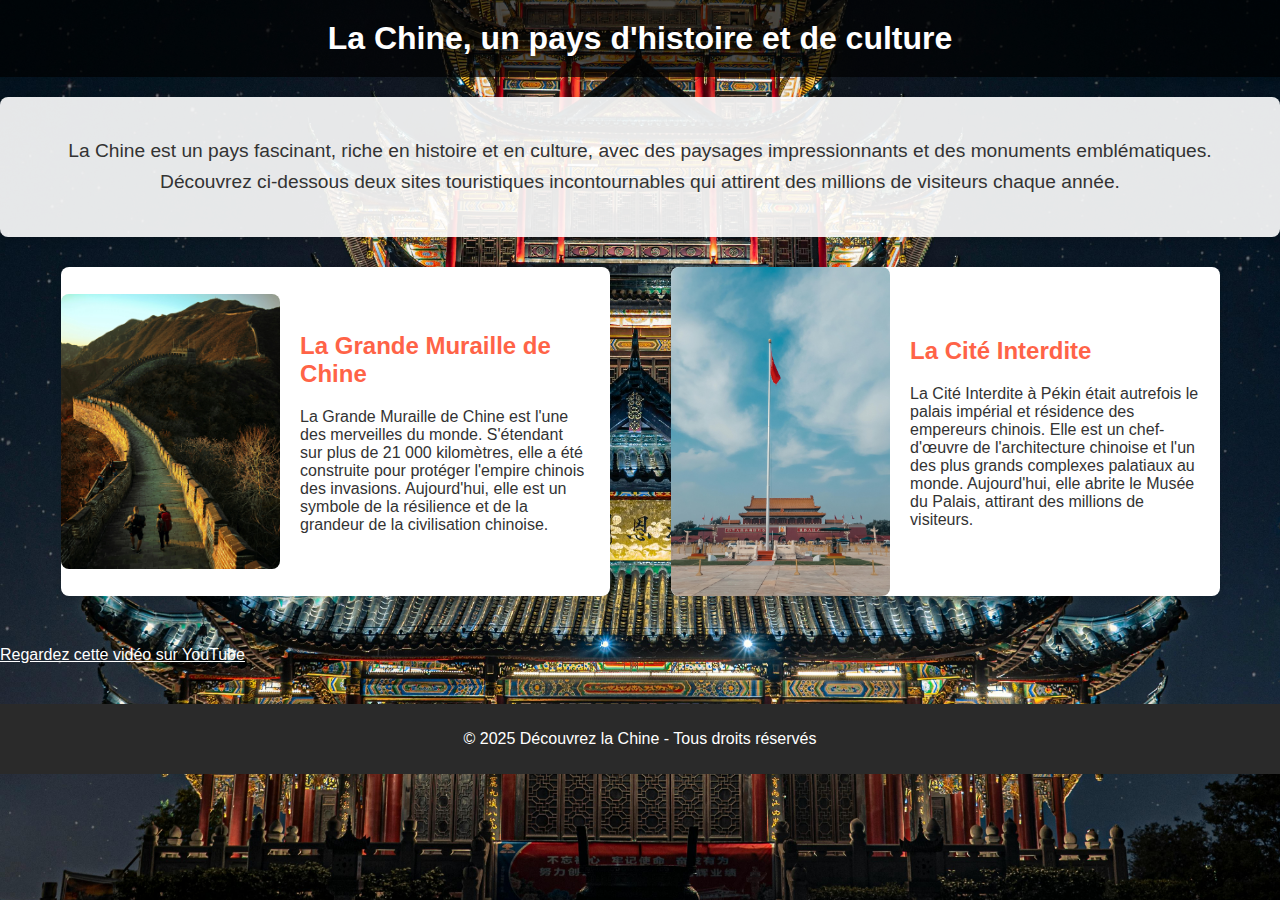
<file: Chine.html>
<!DOCTYPE html>
<html lang="fr">
<head>
    <meta charset="UTF-8">
    <meta name="viewport" content="width=device-width, initial-scale=1.0">
    <title>La Chine - Un voyage au cœur de l'Empire du Milieu</title>
    <link rel="stylesheet" href="chine.css">
</head>
<body>
    <header>
        <h1>La Chine, un pays d'histoire et de culture</h1>
    </header>

    <section class="intro">
        <p>La Chine est un pays fascinant, riche en histoire et en culture, avec des paysages impressionnants et des monuments emblématiques. Découvrez ci-dessous deux sites touristiques incontournables qui attirent des millions de visiteurs chaque année.</p>
    </section>

    <section class="sites">
        <div class="site">
            <img src="images/pexels-artem-korsakov-132129914-10952316.jpg" alt="Grande Muraille de Chine" class="image">
            <div class="description">
                <h2>La Grande Muraille de Chine</h2>
                <p>La Grande Muraille de Chine est l'une des merveilles du monde. S'étendant sur plus de 21 000 kilomètres, elle a été construite pour protéger l'empire chinois des invasions. Aujourd'hui, elle est un symbole de la résilience et de la grandeur de la civilisation chinoise.</p>
            </div>
        </div>

        <div class="site">
            <img src="images/pexels-zhangkaiyv-9754040.jpg" alt="Cité interdite" class="image">
            <div class="description">
                <h2>La Cité Interdite</h2>
                <p>La Cité Interdite à Pékin était autrefois le palais impérial et résidence des empereurs chinois. Elle est un chef-d'œuvre de l'architecture chinoise et l'un des plus grands complexes palatiaux au monde. Aujourd'hui, elle abrite le Musée du Palais, attirant des millions de visiteurs.</p>
            </div>
        </div>
    </section>
    <a href="https://youtu.be/POJxTyNq0Ok?feature=shared" target="_blank">Regardez cette vidéo sur YouTube</a>


    <footer>
        <p>© 2025 Découvrez la Chine - Tous droits réservés</p>
    </footer>
</body>
</html>
</file>
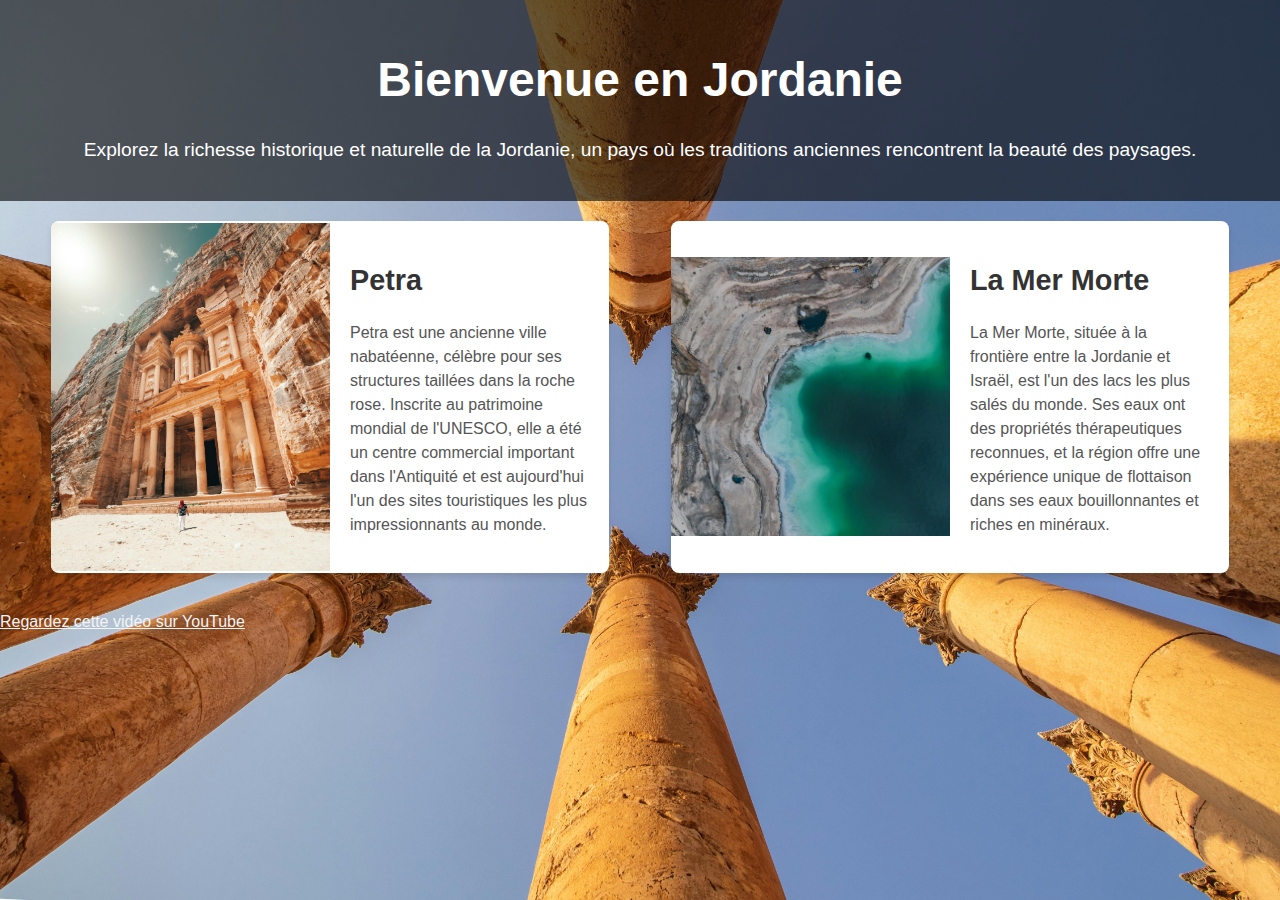
<file: Jordanie.html>
<!DOCTYPE html>
<html lang="fr">
<head>
    <meta charset="UTF-8">
    <meta name="viewport" content="width=device-width, initial-scale=1.0">
    <title>Visitez la Jordanie</title>
    <link rel="stylesheet" href="jordanie.css">
</head>
<body>
    <header>
        <h1>Bienvenue en Jordanie</h1>
        <p>Explorez la richesse historique et naturelle de la Jordanie, un pays où les traditions anciennes rencontrent la beauté des paysages.</p>
    </header>

    <section class="tourist-sites">
        <div class="site">
            <img src="images/pexels-spencer-4388165.jpg" alt="Petra">
            <div class="text">
                <h2>Petra</h2>
                <p>Petra est une ancienne ville nabatéenne, célèbre pour ses structures taillées dans la roche rose. Inscrite au patrimoine mondial de l'UNESCO, elle a été un centre commercial important dans l'Antiquité et est aujourd'hui l'un des sites touristiques les plus impressionnants au monde.</p>
            </div>
        </div>

        <div class="site">
            <img src="images/pexels-samir-smier-314916757-30129079.jpg" alt="Mer Morte">
            <div class="text">
                <h2>La Mer Morte</h2>
                <p>La Mer Morte, située à la frontière entre la Jordanie et Israël, est l'un des lacs les plus salés du monde. Ses eaux ont des propriétés thérapeutiques reconnues, et la région offre une expérience unique de flottaison dans ses eaux bouillonnantes et riches en minéraux.</p>
            </div>
        </div>
    </section>
    <a href="https://youtu.be/nr_EJjru6Oc?feature=shared" target="_blank">Regardez cette vidéo sur YouTube</a>
</body>
</html>
</file>
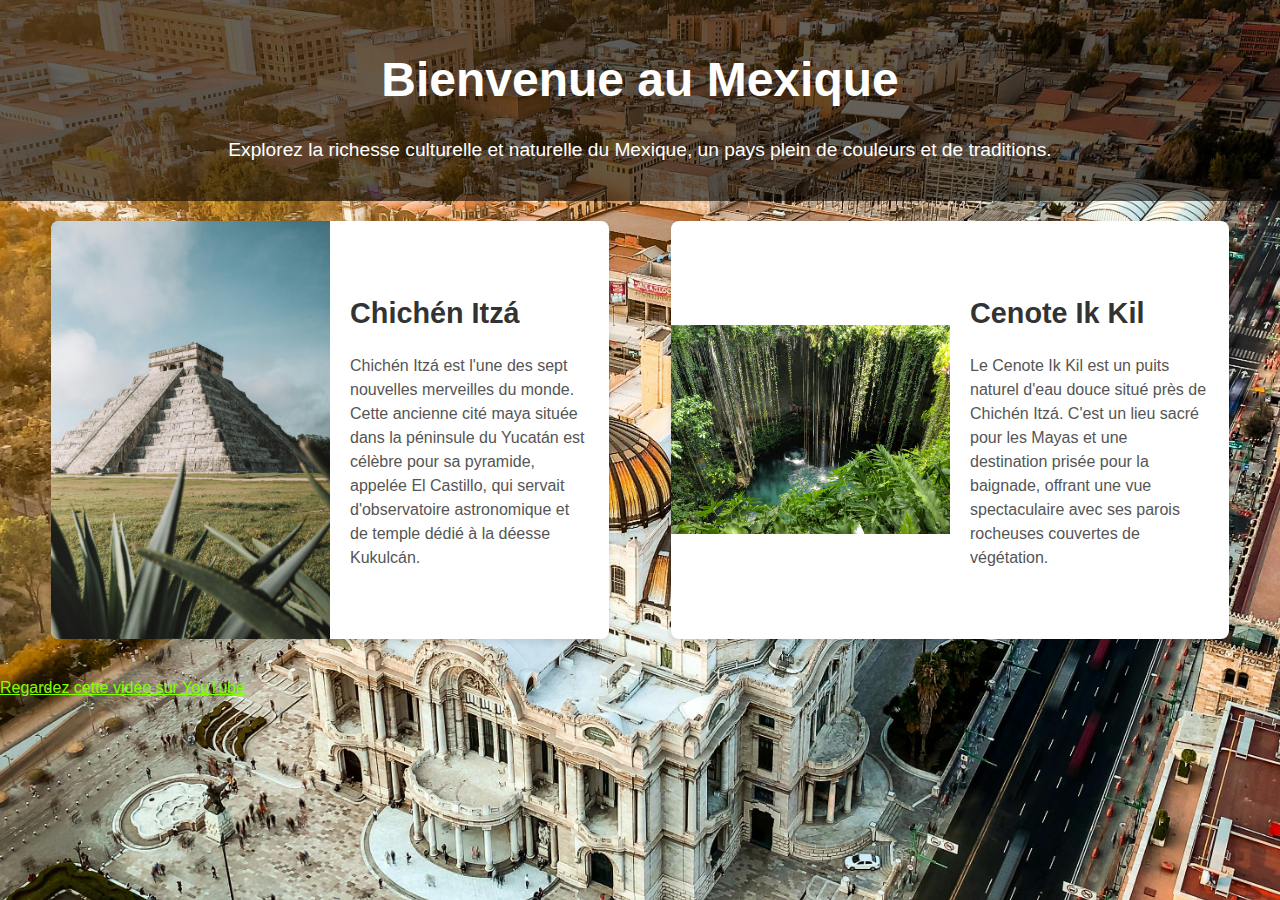
<file: Mexique.html>
<!DOCTYPE html>
<html lang="fr">
<head>
    <meta charset="UTF-8">
    <meta name="viewport" content="width=device-width, initial-scale=1.0">
    <title>Visitez le Mexique</title>
    <link rel="stylesheet" href="mexique.css">
</head>
<body>
    <header>
        <h1>Bienvenue au Mexique</h1>
        <p>Explorez la richesse culturelle et naturelle du Mexique, un pays plein de couleurs et de traditions.</p>
    </header>

    <section class="tourist-sites">
        <div class="site">
            <img src="images/pexels-alexazabache-3290068.jpg" alt="Chichén Itzá">
            <div class="text">
                <h2>Chichén Itzá</h2>
                <p>Chichén Itzá est l'une des sept nouvelles merveilles du monde. Cette ancienne cité maya située dans la péninsule du Yucatán est célèbre pour sa pyramide, appelée El Castillo, qui servait d'observatoire astronomique et de temple dédié à la déesse Kukulcán.</p>
            </div>
        </div>

        <div class="site">
            <img src="images/pexels-frankrojas-29438748.jpg" alt="Cenote Ik Kil">
            <div class="text">
                <h2>Cenote Ik Kil</h2>
                <p>Le Cenote Ik Kil est un puits naturel d'eau douce situé près de Chichén Itzá. C'est un lieu sacré pour les Mayas et une destination prisée pour la baignade, offrant une vue spectaculaire avec ses parois rocheuses couvertes de végétation.</p>
            </div>
        </div>
    </section>
    <a href="https://youtu.be/j2g0AQ8s6ao?feature=shared" target="_blank">Regardez cette vidéo sur YouTube</a>
</body>
</html>
</file>
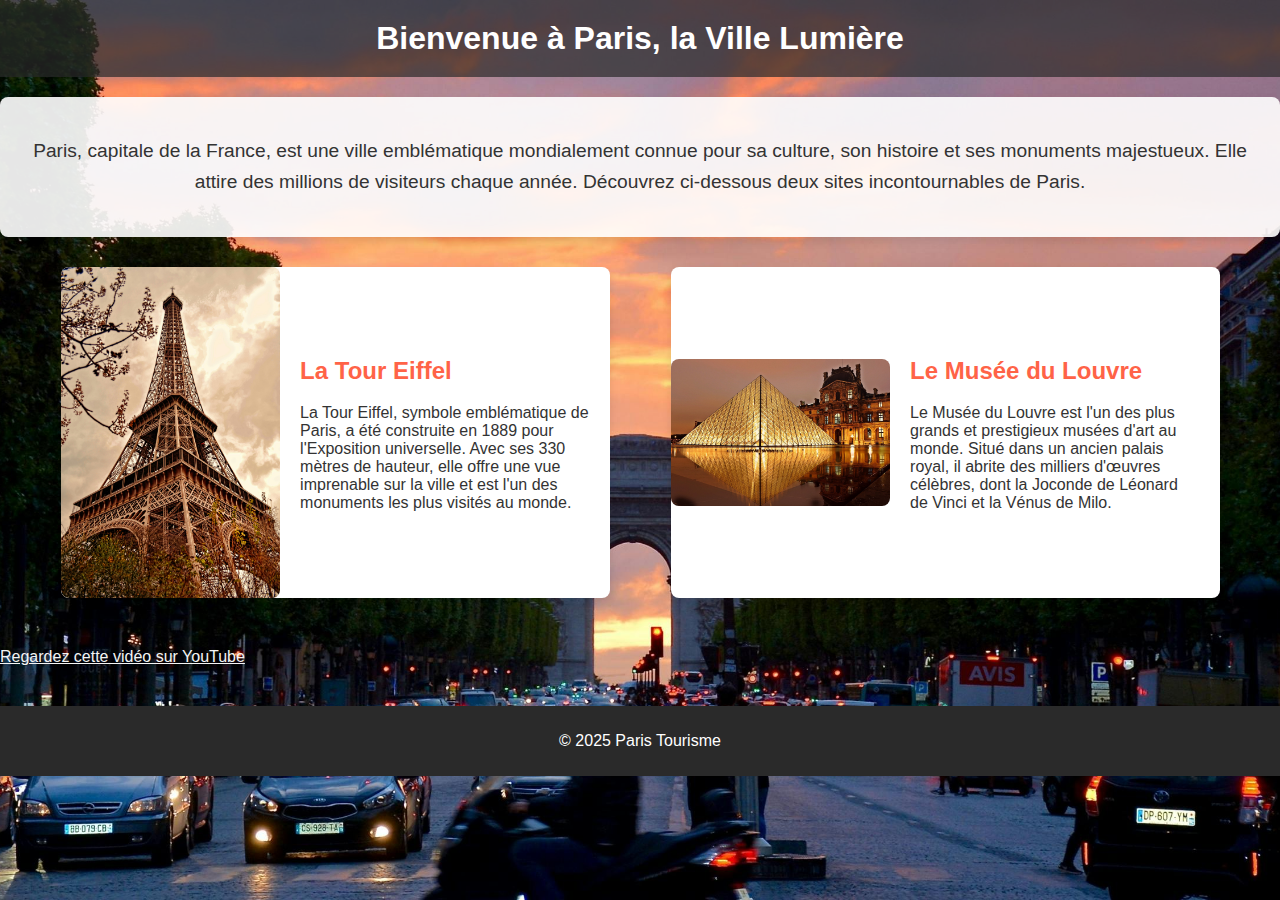
<file: Paris.html>
<!DOCTYPE html>
<html lang="fr">
<head>
    <meta charset="UTF-8">
    <meta name="viewport" content="width=device-width, initial-scale=1.0">
    <title>Paris - Ville Lumière</title>
    <link rel="stylesheet" href="paris.css">
</head>
<body>
    <header>
        <h1>Bienvenue à Paris, la Ville Lumière</h1>
    </header>

    <section class="intro">
        <p>Paris, capitale de la France, est une ville emblématique mondialement connue pour sa culture, son histoire et ses monuments majestueux. Elle attire des millions de visiteurs chaque année. Découvrez ci-dessous deux sites incontournables de Paris.</p>
    </section>

    <section class="sites">
        <div class="site">
            <img src="images/pexels-diana-westberg-114595-352519.jpg" alt="Tour Eiffel" class="image">
            <div class="description">
                <h2>La Tour Eiffel</h2>
                <p>La Tour Eiffel, symbole emblématique de Paris, a été construite en 1889 pour l'Exposition universelle. Avec ses 330 mètres de hauteur, elle offre une vue imprenable sur la ville et est l'un des monuments les plus visités au monde.</p>
            </div>
        </div>

        <div class="site">
            <img src="images/img2.jpg" alt="Musée du Louvre" class="image">
            <div class="description">
                <h2>Le Musée du Louvre</h2>
                <p>Le Musée du Louvre est l'un des plus grands et prestigieux musées d'art au monde. Situé dans un ancien palais royal, il abrite des milliers d'œuvres célèbres, dont la Joconde de Léonard de Vinci et la Vénus de Milo.</p>
            </div>
        </div>
    </section>
    <a href="https://youtu.be/Y8m-OMNPh7o?feature=shared" target="_blank">Regardez cette vidéo sur YouTube</a>

    <footer>
        <p>© 2025 Paris Tourisme</p>
    </footer>
    
</body>
</html>
</file>
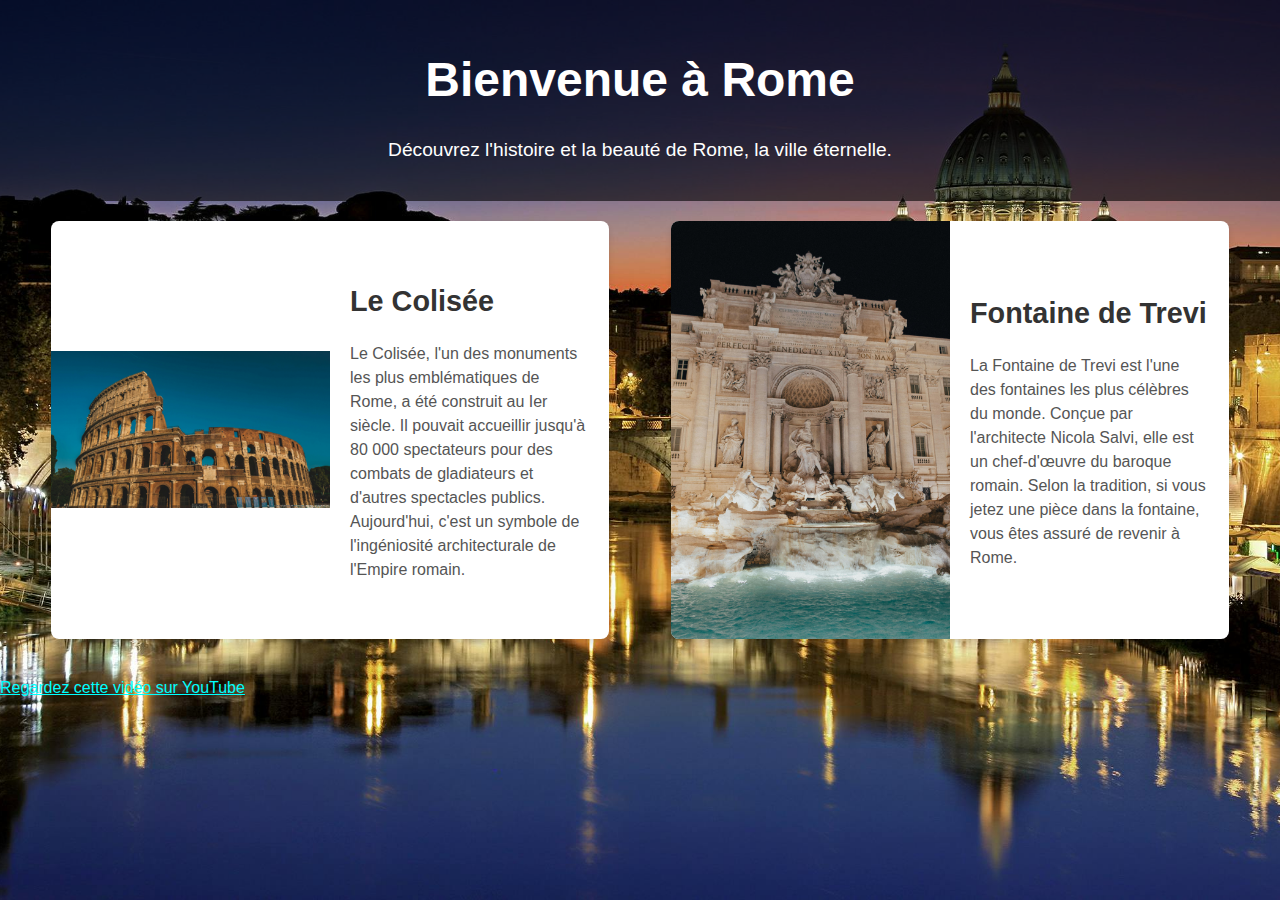
<file: Rome.html>
<!DOCTYPE html>
<html lang="fr">
<head>
    <meta charset="UTF-8">
    <meta name="viewport" content="width=device-width, initial-scale=1.0">
    <title>Visitez Rome</title>
    <link rel="stylesheet" href="rome.css">
</head>
<body>
    <header>
        <h1>Bienvenue à Rome</h1>
        <p>Découvrez l'histoire et la beauté de Rome, la ville éternelle.</p>
    </header>

    <section class="tourist-sites">
        <div class="site">
            <img src="images/pexels-chaitaastic-1797161.jpg" alt="Le Colisée">
            <div class="text">
                <h2>Le Colisée</h2>
                <p>Le Colisée, l'un des monuments les plus emblématiques de Rome, a été construit au Ier siècle. Il pouvait accueillir jusqu'à 80 000 spectateurs pour des combats de gladiateurs et d'autres spectacles publics. Aujourd'hui, c'est un symbole de l'ingéniosité architecturale de l'Empire romain.</p>
            </div>
        </div>

        <div class="site">
            <img src="images/pexels-maxavans-5067087.jpg" alt="Fontaine de Trevi">
            <div class="text">
                <h2>Fontaine de Trevi</h2>
                <p>La Fontaine de Trevi est l'une des fontaines les plus célèbres du monde. Conçue par l'architecte Nicola Salvi, elle est un chef-d'œuvre du baroque romain. Selon la tradition, si vous jetez une pièce dans la fontaine, vous êtes assuré de revenir à Rome.</p>
            </div>
        </div>
    </section>
    <a href="https://youtu.be/f8vdK3driEY?feature=shared" target="_blank">Regardez cette vidéo sur YouTube</a>
</body>
</html>
</file>
<file: chine.css>
body {
    font-family: Arial, sans-serif;
    margin: 0;
    padding: 0;
    background-color: #f4f4f4;
    color: #333;
    background-image: url('images/pexels-ruiyang-zhang-915467-3204950.jpg'); 
    background-size: cover;
    background-position: center center;
    background-attachment: fixed;
}

header {
    background-color: rgba(0, 0, 0, 0.7);
    color: #fff;
    text-align: center;
    padding: 20px;
}

h1 {
    margin: 0;
}

.intro {
    text-align: center;
    padding: 20px;
    background-color: rgba(255, 255, 255, 0.9);
    margin-top: 20px;
    border-radius: 8px;
    box-shadow: 0 4px 8px rgba(0, 0, 0, 0.1);
}

.intro p {
    font-size: 1.2em;
    line-height: 1.6;
}

.sites {
    display: flex;
    justify-content: space-around;
    margin: 30px;
    flex-wrap: wrap;
}

.site {
    width: 45%;
    margin-bottom: 20px;
    background-color: #fff;
    border-radius: 8px;
    box-shadow: 0 4px 8px rgba(0, 0, 0, 0.1);
    overflow: hidden;
    display: flex;
    flex-direction: row;
    align-items: center;
}

.site img {
    width: 40%;
    height: auto;
    border-radius: 8px;
}

.description {
    padding: 20px;
    width: 60%;
}

h2 {
    color: #ff6347; 
}

footer {
    text-align: center;
    padding: 10px;
    background-color: #2a2a2a;
    color: #fff;
    margin-top: 40px;
}
a {
    color: #fff;
}
</file>
<file: jordanie.css>
body {
    font-family: Arial, sans-serif;
    background-color: #f4f4f4;
    margin: 0;
    padding: 0;
    background-image: url('images/pexels-vincent-ma-janssen-3258226.jpg'); 
    background-size: cover; 
    background-position: center;
    background-attachment: fixed; 
}

header {
    background-color: rgba(0, 0, 0, 0.6); 
    color: white;
    padding: 20px;
    text-align: center;
}

header h1 {
    font-size: 3em;
}

header p {
    font-size: 1.2em;
    margin-top: 10px;
}

.tourist-sites {
    display: flex;
    justify-content: space-around;
    padding: 20px;
    flex-wrap: wrap;
}

.site {
    width: 45%;
    margin-bottom: 20px;
    display: flex;
    align-items: center;
    background-color: white;
    border-radius: 8px;
    box-shadow: 0 4px 6px rgba(0, 0, 0, 0.1);
    overflow: hidden;
}

.site img {
    width: 50%;
    height: auto;
    object-fit: cover;
}

.text {
    padding: 20px;
    width: 50%;
}

.text h2 {
    color: #333;
    font-size: 1.8em;
}

.text p {
    font-size: 1em;
    line-height: 1.5;
    color: #555;
}
a {
    color: #f4f4f4;
}
</file>
<file: mexique.css>
body {
    font-family: Arial, sans-serif;
    background-color: #f4f4f4;
    margin: 0;
    padding: 0;
    background-image: url('images/pexels-bhargava-marripati-674798-3551805.jpg'); 
    background-size: cover; 
    background-position: center; 
    background-attachment: fixed; 
}

header {
    background-color: rgba(0, 0, 0, 0.6); 
    color: white;
    padding: 20px;
    text-align: center;
}

header h1 {
    font-size: 3em;
}

header p {
    font-size: 1.2em;
    margin-top: 10px;
}

.tourist-sites {
    display: flex;
    justify-content: space-around;
    padding: 20px;
    flex-wrap: wrap;
}

.site {
    width: 45%;
    margin-bottom: 20px;
    display: flex;
    align-items: center;
    background-color: white;
    border-radius: 8px;
    box-shadow: 0 4px 6px rgba(0, 0, 0, 0.1);
    overflow: hidden;
}

.site img {
    width: 50%;
    height: auto;
    object-fit: cover;
}

.text {
    padding: 20px;
    width: 50%;
}

.text h2 {
    color: #333;
    font-size: 1.8em;
}

.text p {
    font-size: 1em;
    line-height: 1.5;
    color: #555;
}
a {
    color: chartreuse;
}
</file>
<file: paris.css>
body {
    font-family: Arial, sans-serif;
    margin: 0;
    padding: 0;
    background-color: #f4f4f4;
    color: #333;
    background-image: url('images/pexels-pixabay-161901.jpg'); 
    background-size: cover;  
    background-position: center center; 
    background-attachment: fixed;  
}

header {
    background-color: rgba(42, 42, 42, 0.7); 
    color: #fff;
    text-align: center;
    padding: 20px;
}

h1 {
    margin: 0;
}

.intro {
    text-align: center;
    padding: 20px;
    background-color: rgba(255, 255, 255, 0.9); 
    margin-top: 20px;
    border-radius: 8px;
    box-shadow: 0 4px 8px rgba(0, 0, 0, 0.1);
}

.intro p {
    font-size: 1.2em;
    line-height: 1.6;
}

.sites {
    display: flex;
    justify-content: space-around;
    margin: 30px;
    flex-wrap: wrap;
}

.site {
    width: 45%;
    margin-bottom: 20px;
    background-color: #fff;
    border-radius: 8px;
    box-shadow: 0 4px 8px rgba(0, 0, 0, 0.1);
    overflow: hidden;
    display: flex;
    flex-direction: row;
    align-items: center;
}

.site img {
    width: 40%;
    height: auto;
    border-radius: 8px;
}

.description {
    padding: 20px;
    width: 60%;
}

h2 {
    color: #ff6347; 
}

footer {
    text-align: center;
    padding: 10px;
    background-color: #2a2a2a;
    color: #fff;
    margin-top: 40px;
}
a {
    color: #f4f4f4;
}
</file>
<file: rome.css>
body {
    font-family: Arial, sans-serif;
    background-color: #f4f4f4;
    margin: 0;
    padding: 0;
    background-image: url('images/pexels-julius-silver-240301-753639.jpg'); 
    background-size: cover; 
    background-position: center; 
    background-attachment: fixed; 
}

header {
    background-color: rgba(0, 0, 0, 0.6); 
    color: white;
    padding: 20px;
    text-align: center;
}

header h1 {
    font-size: 3em;
}

header p {
    font-size: 1.2em;
    margin-top: 10px;
}

/* Section des sites touristiques */
.tourist-sites {
    display: flex;
    justify-content: space-around;
    padding: 20px;
    flex-wrap: wrap;
}

.site {
    width: 45%;
    margin-bottom: 20px;
    display: flex;
    align-items: center;
    background-color: white;
    border-radius: 8px;
    box-shadow: 0 4px 6px rgba(0, 0, 0, 0.1);
    overflow: hidden;
}

.site img {
    width: 50%;
    height: auto;
    object-fit: cover;
}

.text {
    padding: 20px;
    width: 50%;
}

.text h2 {
    color: #333;
    font-size: 1.8em;
}

.text p {
    font-size: 1em;
    line-height: 1.5;
    color: #555;
}
a {
    color: aqua;
}
</file>
